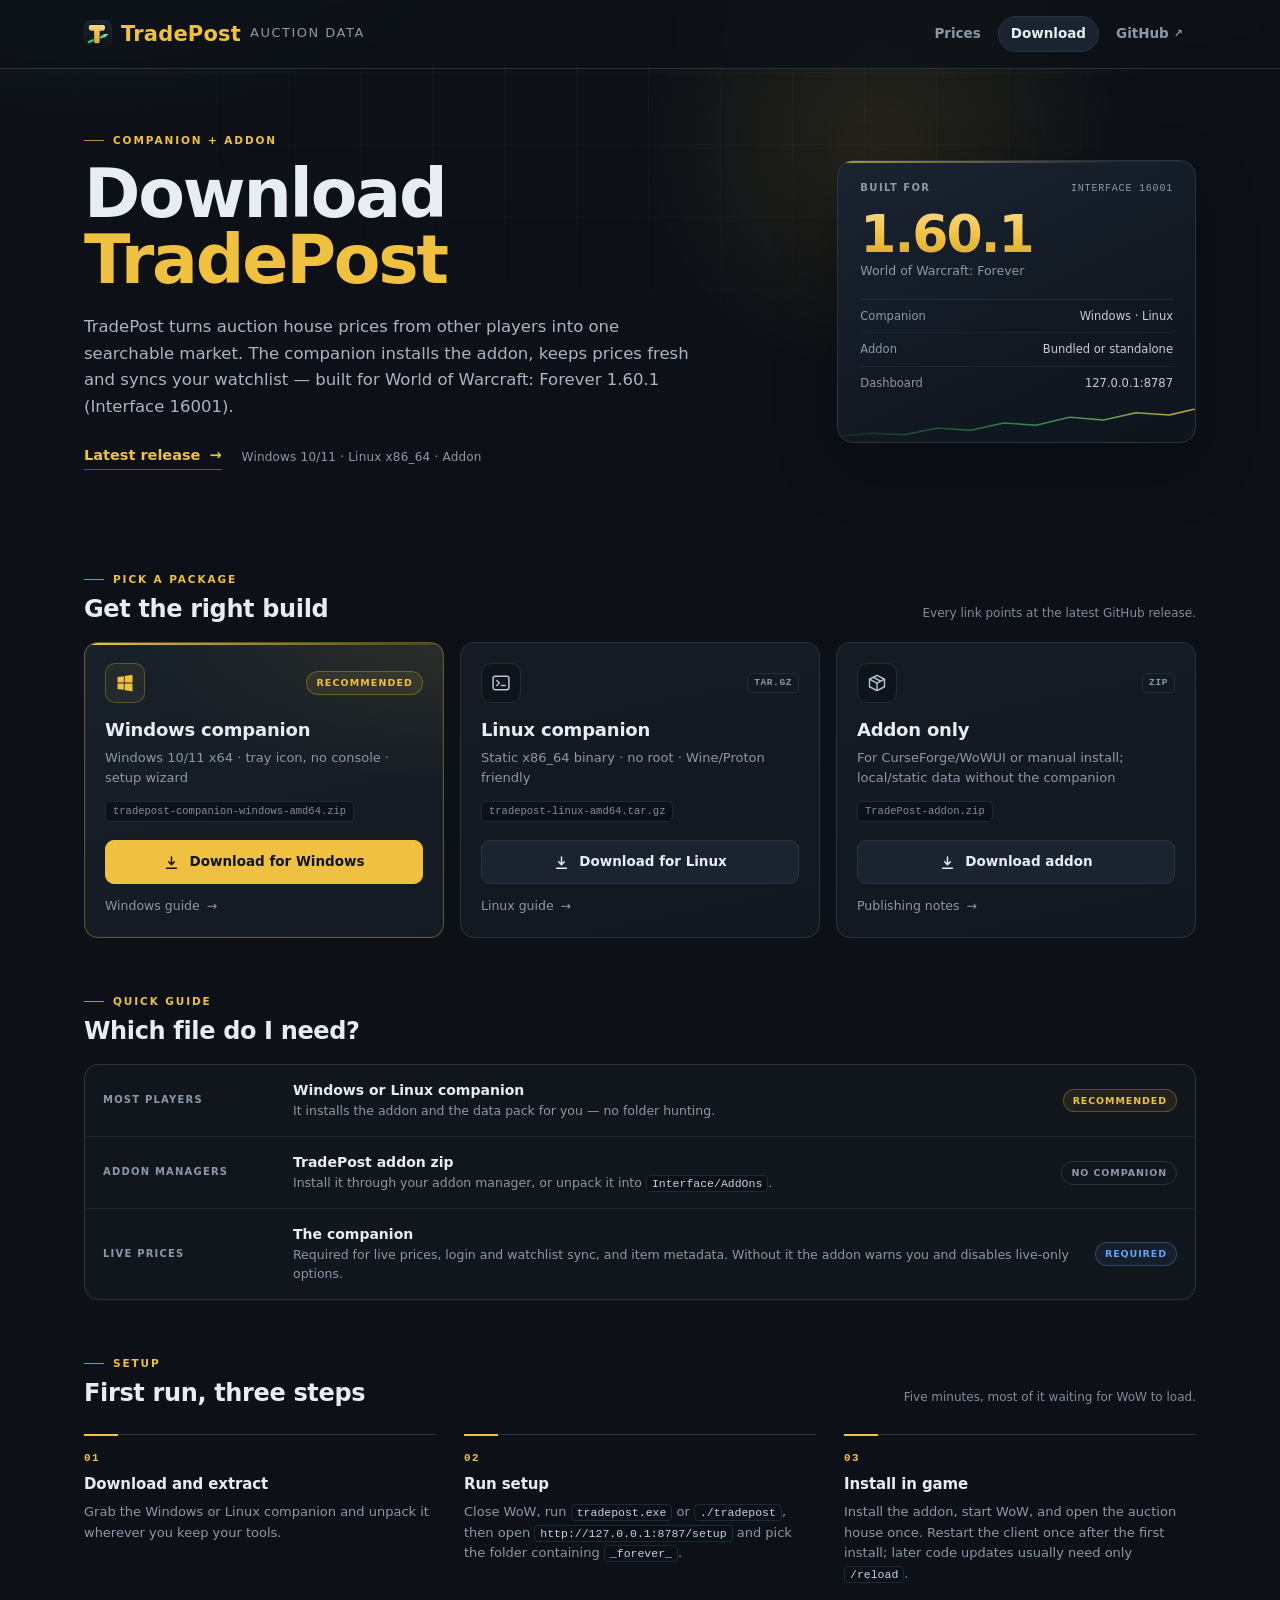
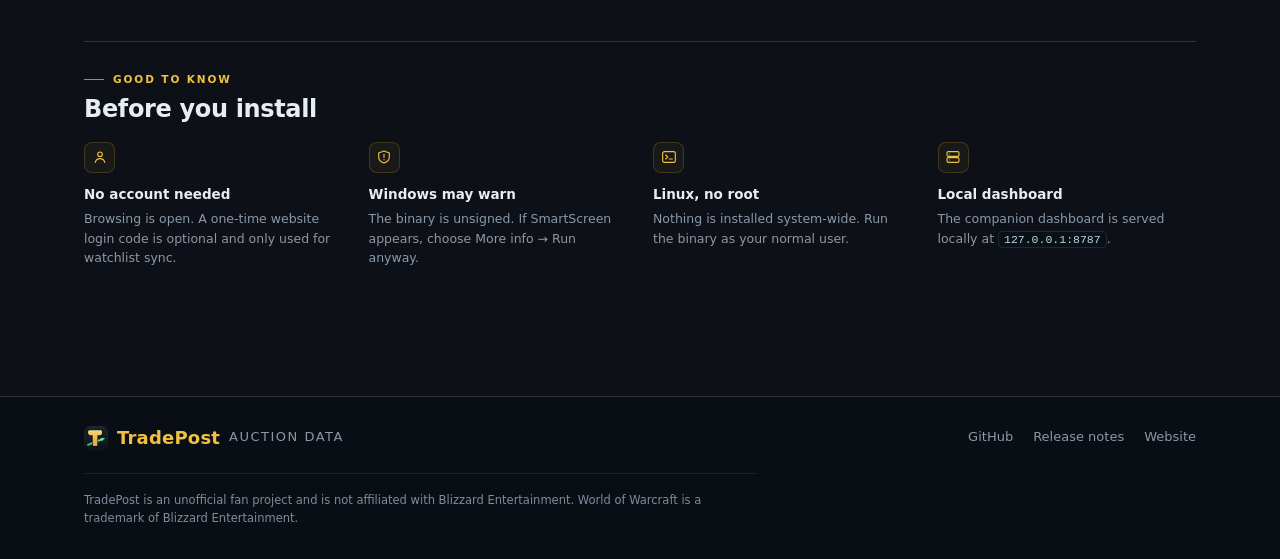
<file: server/internal/api/web/download/index.html>
<!doctype html>
<html lang="en">
<head>
  <meta charset="utf-8">
  <meta name="viewport" content="width=device-width, initial-scale=1">
  <title>Download TradePost — Auction Data</title>
  <meta name="description" content="Download the TradePost companion for Windows or Linux, or the addon on its own. Crowd-sourced auction house prices for World of Warcraft: Forever 1.60.1.">
  <link rel="icon" href="../icon.svg" type="image/svg+xml">
  <link rel="icon" href="../icon-32.png" sizes="32x32" type="image/png">
  <link rel="apple-touch-icon" href="../icon-192.png">
  <meta name="theme-color" content="#0d1117">
  <meta property="og:title" content="Download TradePost — Auction Data">
  <meta property="og:description" content="The companion and addon for crowd-sourced auction house prices in World of Warcraft: Forever.">
  <meta property="og:image" content="https://tradepost.b4b0.de/icon-512.png">
  <meta name="twitter:card" content="summary_large_image">
  <link rel="stylesheet" href="../style.css">
  <link rel="stylesheet" href="download.css">
</head>
<body class="download-page">
  <a class="skip-link" href="#downloads">Skip to downloads</a>

  <header class="dl-header">
    <a class="brand" href="/" aria-label="TradePost home">
      <img class="brand-icon" src="../icon.svg" alt="" width="28" height="28">
      TradePost <span>Auction Data</span>
    </a>
    <nav class="dl-nav" aria-label="Primary">
      <a href="/">Prices</a>
      <a href="/download/" aria-current="page">Download</a>
      <a href="https://github.com/Babo96/tradepost">GitHub <span class="ext" aria-hidden="true">↗</span></a>
    </nav>
  </header>

  <main class="dl-main">
    <section class="dl-hero" aria-labelledby="dl-title">
      <div class="dl-hero-copy">
        <p class="kicker">Companion + addon</p>
        <h1 id="dl-title">Download <span>TradePost</span></h1>
        <p class="lede">
          TradePost turns auction house prices from other players into one searchable market.
          The companion installs the addon, keeps prices fresh and syncs your watchlist — built
          for World of Warcraft: Forever 1.60.1 (Interface 16001).
        </p>
        <p class="hero-actions">
          <a class="release-link" href="https://github.com/Babo96/tradepost/releases/latest"
             aria-label="Latest release on GitHub">
            Latest release <span class="arrow" aria-hidden="true">→</span>
          </a>
          <span class="hero-note">Windows 10/11 · Linux x86_64 · Addon</span>
        </p>
      </div>

      <aside class="hero-panel" aria-label="Compatibility">
        <div class="hero-panel-head">
          <span>Built for</span>
          <span class="mono">Interface 16001</span>
        </div>
        <p class="hero-panel-version">1.60.1</p>
        <p class="hero-panel-sub">World of Warcraft: Forever</p>
        <dl class="hero-panel-facts">
          <div><dt>Companion</dt><dd>Windows · Linux</dd></div>
          <div><dt>Addon</dt><dd>Bundled or standalone</dd></div>
          <div><dt>Dashboard</dt><dd>127.0.0.1:8787</dd></div>
        </dl>
        <svg class="hero-spark" viewBox="0 0 280 52" preserveAspectRatio="none" aria-hidden="true">
          <defs>
            <linearGradient id="spark-line" x1="0" y1="0" x2="1" y2="0">
              <stop offset="0" stop-color="#41b567" stop-opacity=".15"/>
              <stop offset=".55" stop-color="#4ade80" stop-opacity=".7"/>
              <stop offset="1" stop-color="#f0c040"/>
            </linearGradient>
          </defs>
          <path d="M0 44 L26 40 L52 42 L78 33 L104 36 L130 26 L156 29 L182 18 L208 22 L234 12 L260 15 L280 7"
                fill="none" stroke="url(#spark-line)" stroke-width="2" stroke-linejoin="round"/>
        </svg>
      </aside>
    </section>

    <section id="downloads" class="dl-section" aria-labelledby="downloads-title">
      <div class="section-head">
        <div>
          <p class="kicker">Pick a package</p>
          <h2 id="downloads-title">Get the right build</h2>
        </div>
        <p class="section-note">Every link points at the latest GitHub release.</p>
      </div>

      <div class="dl-grid">
        <article class="dl-card is-primary">
          <div class="card-head">
            <span class="card-icon" aria-hidden="true">
              <svg viewBox="0 0 24 24" fill="currentColor">
                <path d="M3 4.9 10.6 3.8v7.7H3V4.9Zm8.6-1.2L21 2v9.5h-9.4V3.7ZM3 12.5h7.6v7.7L3 19.1v-6.6Zm8.6 0H21V22l-9.4-1.3v-8.2Z"/>
              </svg>
            </span>
            <span class="card-badge">Recommended</span>
          </div>
          <h3>Windows companion</h3>
          <p class="card-spec">Windows 10/11 x64 · tray icon, no console · setup wizard</p>
          <span class="card-file">tradepost-companion-windows-amd64.zip</span>
          <div class="card-actions">
            <a class="dl-btn dl-btn-primary"
               href="https://github.com/Babo96/tradepost/releases/latest/download/tradepost-companion-windows-amd64.zip">
              <svg viewBox="0 0 24 24" fill="none" stroke="currentColor" stroke-width="2"
                   stroke-linecap="round" stroke-linejoin="round" aria-hidden="true">
                <path d="M12 4v11m0 0 4-4m-4 4-4-4M5 20h14"/>
              </svg>
              Download for Windows
            </a>
            <a class="card-guide" href="https://github.com/Babo96/tradepost/blob/main/docs/windows.md">
              Windows guide <span aria-hidden="true">→</span>
            </a>
          </div>
        </article>

        <article class="dl-card">
          <div class="card-head">
            <span class="card-icon" aria-hidden="true">
              <svg viewBox="0 0 24 24" fill="none" stroke="currentColor" stroke-width="1.8"
                   stroke-linecap="round" stroke-linejoin="round">
                <rect x="2.5" y="4" width="19" height="16" rx="2.5"/>
                <path d="m7 9 3 3-3 3M12.5 15H17"/>
              </svg>
            </span>
            <span class="card-format">TAR.GZ</span>
          </div>
          <h3>Linux companion</h3>
          <p class="card-spec">Static x86_64 binary · no root · Wine/Proton friendly</p>
          <span class="card-file">tradepost-linux-amd64.tar.gz</span>
          <div class="card-actions">
            <a class="dl-btn"
               href="https://github.com/Babo96/tradepost/releases/latest/download/tradepost-linux-amd64.tar.gz">
              <svg viewBox="0 0 24 24" fill="none" stroke="currentColor" stroke-width="2"
                   stroke-linecap="round" stroke-linejoin="round" aria-hidden="true">
                <path d="M12 4v11m0 0 4-4m-4 4-4-4M5 20h14"/>
              </svg>
              Download for Linux
            </a>
            <a class="card-guide" href="https://github.com/Babo96/tradepost/blob/main/docs/linux.md">
              Linux guide <span aria-hidden="true">→</span>
            </a>
          </div>
        </article>

        <article class="dl-card">
          <div class="card-head">
            <span class="card-icon" aria-hidden="true">
              <svg viewBox="0 0 24 24" fill="none" stroke="currentColor" stroke-width="1.7"
                   stroke-linejoin="round">
                <path d="M12 2.8 21 7.5v9L12 21.2 3 16.5v-9L12 2.8Z"/>
                <path d="m3.4 7.7 8.6 4.5 8.6-4.5M12 12.2v9M7.6 5.1l8.7 4.6"/>
              </svg>
            </span>
            <span class="card-format">ZIP</span>
          </div>
          <h3>Addon only</h3>
          <p class="card-spec">For CurseForge/WoWUI or manual install; local/static data without the companion</p>
          <span class="card-file">TradePost-addon.zip</span>
          <div class="card-actions">
            <a class="dl-btn"
               href="https://github.com/Babo96/tradepost/releases/latest/download/TradePost-addon.zip">
              <svg viewBox="0 0 24 24" fill="none" stroke="currentColor" stroke-width="2"
                   stroke-linecap="round" stroke-linejoin="round" aria-hidden="true">
                <path d="M12 4v11m0 0 4-4m-4 4-4-4M5 20h14"/>
              </svg>
              Download addon
            </a>
            <a class="card-guide" href="https://github.com/Babo96/tradepost/blob/main/docs/publishing.md">
              Publishing notes <span aria-hidden="true">→</span>
            </a>
          </div>
        </article>
      </div>
    </section>

    <section class="dl-section" aria-labelledby="need-title">
      <div class="section-head">
        <div>
          <p class="kicker">Quick guide</p>
          <h2 id="need-title">Which file do I need?</h2>
        </div>
      </div>

      <ul class="need-list">
        <li class="need-row">
          <span class="need-who">Most players</span>
          <div class="need-what">
            <strong>Windows or Linux companion</strong>
            <span>It installs the addon and the data pack for you — no folder hunting.</span>
          </div>
          <span class="need-flag">Recommended</span>
        </li>
        <li class="need-row">
          <span class="need-who">Addon managers</span>
          <div class="need-what">
            <strong>TradePost addon zip</strong>
            <span>Install it through your addon manager, or unpack it into <code>Interface/AddOns</code>.</span>
          </div>
          <span class="need-flag is-quiet">No companion</span>
        </li>
        <li class="need-row">
          <span class="need-who">Live prices</span>
          <div class="need-what">
            <strong>The companion</strong>
            <span>Required for live prices, login and watchlist sync, and item metadata. Without it the addon warns you and disables live-only options.</span>
          </div>
          <span class="need-flag is-required">Required</span>
        </li>
      </ul>
    </section>

    <section class="dl-section" aria-labelledby="first-run-title">
      <div class="section-head">
        <div>
          <p class="kicker">Setup</p>
          <h2 id="first-run-title">First run, three steps</h2>
        </div>
        <p class="section-note">Five minutes, most of it waiting for WoW to load.</p>
      </div>

      <ol class="steps">
        <li>
          <span class="step-num" aria-hidden="true">01</span>
          <div class="step-body">
            <h3>Download and extract</h3>
            <p>Grab the Windows or Linux companion and unpack it wherever you keep your tools.</p>
          </div>
        </li>
        <li>
          <span class="step-num" aria-hidden="true">02</span>
          <div class="step-body">
            <h3>Run setup</h3>
            <p>Close WoW, run <code>tradepost.exe</code> or <code>./tradepost</code>, then open
               <code>http://127.0.0.1:8787/setup</code> and pick the folder containing <code>_forever_</code>.</p>
          </div>
        </li>
        <li>
          <span class="step-num" aria-hidden="true">03</span>
          <div class="step-body">
            <h3>Install in game</h3>
            <p>Install the addon, start WoW, and open the auction house once. Restart the client once
               after the first install; later code updates usually need only <code>/reload</code>.</p>
          </div>
        </li>
      </ol>
    </section>

    <section class="dl-section dl-notes" aria-labelledby="notes-title">
      <div class="section-head">
        <div>
          <p class="kicker">Good to know</p>
          <h2 id="notes-title">Before you install</h2>
        </div>
      </div>

      <ul class="note-grid">
        <li>
          <span class="note-icon" aria-hidden="true">
            <svg viewBox="0 0 24 24" fill="none" stroke="currentColor" stroke-width="1.7"
                 stroke-linecap="round" stroke-linejoin="round">
              <circle cx="12" cy="8" r="3.5"/>
              <path d="M5 20c.8-3.5 3.6-5.5 7-5.5s6.2 2 7 5.5"/>
            </svg>
          </span>
          <h3>No account needed</h3>
          <p>Browsing is open. A one-time website login code is optional and only used for watchlist sync.</p>
        </li>
        <li>
          <span class="note-icon" aria-hidden="true">
            <svg viewBox="0 0 24 24" fill="none" stroke="currentColor" stroke-width="1.7"
                 stroke-linecap="round" stroke-linejoin="round">
              <path d="M12 3 20 6v6c0 4-3.4 7.5-8 9-4.6-1.5-8-5-8-9V6l8-3Z"/>
              <path d="M12 8v4.5M12 16h.01"/>
            </svg>
          </span>
          <h3>Windows may warn</h3>
          <p>The binary is unsigned. If SmartScreen appears, choose More info → Run anyway.</p>
        </li>
        <li>
          <span class="note-icon" aria-hidden="true">
            <svg viewBox="0 0 24 24" fill="none" stroke="currentColor" stroke-width="1.7"
                 stroke-linecap="round" stroke-linejoin="round">
              <rect x="2.5" y="4" width="19" height="16" rx="2.5"/>
              <path d="m7 9 3 3-3 3M12.5 15H17"/>
            </svg>
          </span>
          <h3>Linux, no root</h3>
          <p>Nothing is installed system-wide. Run the binary as your normal user.</p>
        </li>
        <li>
          <span class="note-icon" aria-hidden="true">
            <svg viewBox="0 0 24 24" fill="none" stroke="currentColor" stroke-width="1.7"
                 stroke-linecap="round" stroke-linejoin="round">
              <rect x="3" y="4" width="18" height="7" rx="2"/>
              <rect x="3" y="13" width="18" height="7" rx="2"/>
              <path d="M7 7.5h.01M7 16.5h.01"/>
            </svg>
          </span>
          <h3>Local dashboard</h3>
          <p>The companion dashboard is served locally at <code>127.0.0.1:8787</code>.</p>
        </li>
      </ul>
    </section>
  </main>

  <footer class="dl-footer">
    <div class="footer-inner">
      <div class="footer-top">
        <a class="brand" href="/" aria-label="TradePost home">
          <img class="brand-icon" src="../icon.svg" alt="" width="28" height="28">
          TradePost <span>Auction Data</span>
        </a>
        <nav class="footer-nav" aria-label="Footer">
          <a href="https://github.com/Babo96/tradepost">GitHub</a>
          <a href="https://github.com/Babo96/tradepost/releases/latest">Release notes</a>
          <a href="https://tradepost.b4b0.de">Website</a>
        </nav>
      </div>
      <p class="disclaimer">
        TradePost is an unofficial fan project and is not affiliated with Blizzard Entertainment.
        World of Warcraft is a trademark of Blizzard Entertainment.
      </p>
    </div>
  </footer>
</body>
</html>
</file>
<file: server/internal/api/web/style.css>
:root {
  --bg: #0d1117;
  --panel: #151b23;
  --panel-2: #1b2330;
  --line: #2a3441;
  --text: #e6edf3;
  --muted: #8b98a8;
  --gold: #f0c040;
  --green: #4ade80;
  --red: #f87171;
  --blue: #60a5fa;
}

* { box-sizing: border-box; }

[hidden] { display: none !important; }

body {
  margin: 0;
  min-height: 100vh;
  background: radial-gradient(circle at 20% -10%, #1c2a3a 0, var(--bg) 45%);
  color: var(--text);
  font: 15px/1.45 "Segoe UI", system-ui, sans-serif;
}

header {
  display: flex;
  flex-wrap: wrap;
  gap: 16px;
  align-items: center;
  padding: 18px 24px;
  border-bottom: 1px solid var(--line);
  background: rgba(13, 17, 23, .8);
  backdrop-filter: blur(10px);
  position: sticky;
  top: 0;
  z-index: 10;
}

.brand {
  display: flex;
  align-items: center;
  gap: 9px;
  font-size: 21px;
  font-weight: 700;
  color: var(--gold);
  letter-spacing: .2px;
}
.brand-icon {
  width: 28px;
  height: 28px;
  border-radius: 7px;
  flex: none;
}
.brand span {
  color: var(--muted);
  font-size: 13px;
  font-weight: 500;
  margin-left: 0;
  text-transform: uppercase;
  letter-spacing: 1.5px;
}

.market {
  display: flex;
  align-items: center;
  gap: 8px;
  color: var(--muted);
  font-size: 13px;
}

select, input, button {
  font: inherit;
  color: var(--text);
  background: var(--panel-2);
  border: 1px solid var(--line);
  border-radius: 8px;
}
select { padding: 7px 10px; }
input[type="search"] { padding: 10px 12px; width: 100%; }
button {
  padding: 9px 16px;
  cursor: pointer;
  color: #10151c;
  background: var(--gold);
  border-color: var(--gold);
  font-weight: 650;
}
button:hover { filter: brightness(1.08); }
button:disabled { opacity: .5; cursor: default; }

.meta { margin-left: auto; color: var(--muted); font-size: 13px; }
.live {
  display: inline-flex;
  align-items: center;
  gap: 6px;
  color: var(--muted);
  font-size: 12px;
  white-space: nowrap;
}
.live[hidden] { display: none; }
.live::before {
  content: "";
  width: 6px;
  height: 6px;
  border-radius: 50%;
  background: #4ade80;
  box-shadow: 0 0 6px rgba(74, 222, 128, .7);
}
.auth { display: flex; align-items: center; gap: 10px; font-size: 13px; }
.auth .who { color: var(--gold); font-weight: 600; }

.download-link {
  display: inline-flex;
  align-items: center;
  padding: 7px 13px;
  color: var(--text);
  background: transparent;
  border: 1px solid var(--line);
  border-radius: 999px;
  font-size: 13px;
  font-weight: 600;
  text-decoration: none;
  white-space: nowrap;
  transition: color .15s, border-color .15s, background .15s;
}
.download-link:hover {
  color: var(--gold);
  border-color: rgba(240, 192, 64, .6);
  background: rgba(240, 192, 64, .06);
}
.download-link:focus-visible {
  outline: 2px solid rgba(240, 192, 64, .6);
  outline-offset: 2px;
}

button.ghost {
  background: transparent;
  color: var(--text);
  border-color: var(--line);
}
button.ghost:hover { border-color: var(--gold); color: var(--gold); }

.sync-state { color: #6b7787; font-size: 12px; }
.sync-state.on { color: var(--green); }

dialog {
  width: min(420px, calc(100vw - 32px));
  padding: 22px;
  color: var(--text);
  background: var(--panel);
  border: 1px solid var(--line);
  border-radius: 14px;
  box-shadow: 0 24px 70px rgba(0, 0, 0, .7);
}
dialog::backdrop { background: rgba(2, 6, 12, .72); backdrop-filter: blur(3px); }
dialog h2 { margin: 0 0 8px; color: var(--gold); font-size: 19px; }
dialog p { color: var(--muted); font-size: 13px; }
dialog code { color: var(--text); background: var(--panel-2); padding: 1px 5px; border-radius: 4px; }
#auth-code {
  width: 100%;
  margin: 6px 0 4px;
  padding: 12px 14px;
  font: 600 22px/1 ui-monospace, monospace;
  letter-spacing: 6px;
  text-transform: uppercase;
  text-align: center;
}
#auth-code::placeholder { color: #44505f; letter-spacing: 4px; }
.dialog-actions { display: flex; justify-content: flex-end; gap: 10px; margin-top: 12px; }
dialog .error { min-height: 18px; color: var(--red); margin: 4px 0; }

main {
  display: grid;
  grid-template-columns: minmax(0, 1.35fr) minmax(340px, .9fr);
  gap: 18px;
  padding: 18px 24px 40px;
  max-width: 1500px;
  margin: 0 auto;
}

@media (max-width: 900px) {
  main { grid-template-columns: 1fr; padding: 14px; }
}

.search-panel, .detail {
  background: var(--panel);
  border: 1px solid var(--line);
  border-radius: 14px;
  padding: 16px;
  min-width: 0;
}

#search-form { display: flex; gap: 10px; }

/* ---------- Results toolbar ---------- */

.results-head {
  margin-top: 14px;
  padding-top: 12px;
  border-top: 1px solid var(--line);
}

.results-bar {
  display: flex;
  flex-wrap: wrap;
  align-items: center;
  gap: 8px 14px;
  min-width: 0;
}

.sort-field {
  display: flex;
  align-items: center;
  gap: 8px;
  min-width: 0;
}
.sort-label {
  color: var(--muted);
  font-size: 10px;
  font-weight: 650;
  letter-spacing: .9px;
  text-transform: uppercase;
  white-space: nowrap;
}
.sort-field select {
  padding: 6px 9px;
  font-size: 13px;
  border-radius: 7px;
}
.sort-field select:focus-visible,
.sort-dir button:focus-visible {
  outline: 2px solid rgba(240, 192, 64, .55);
  outline-offset: 2px;
}

.sort-dir {
  display: inline-flex;
  flex: none;
  gap: 2px;
  padding: 2px;
  background: #0e141c;
  border: 1px solid var(--line);
  border-radius: 8px;
}
.sort-dir button {
  padding: 5px 9px;
  border: 0;
  border-radius: 6px;
  background: transparent;
  color: var(--muted);
  font-size: 12px;
  font-weight: 600;
  line-height: 1.3;
  transition: background .15s, color .15s;
}
.sort-dir button:hover {
  filter: none;
  color: var(--gold);
}
.sort-dir button[aria-pressed="true"] {
  background: var(--gold);
  color: #10151c;
  box-shadow: 0 1px 4px rgba(0, 0, 0, .35);
}
.sort-dir button[aria-pressed="true"]:hover { color: #10151c; }

.watch-toggle {
  margin-left: auto;
  color: var(--muted);
  font-size: 13px;
}

.results-meta {
  display: flex;
  flex-wrap: wrap;
  align-items: baseline;
  justify-content: space-between;
  gap: 2px 12px;
  margin-bottom: 10px;
}
.status { color: var(--muted); font-size: 13px; }

.results { max-height: 68vh; overflow: auto; }

/* ---------- Filters ---------- */

.filters {
  margin-top: 14px;
  border: 1px solid var(--line);
  border-radius: 10px;
  background: #10161e;
}

.filters > summary {
  display: flex;
  align-items: center;
  gap: 10px;
  padding: 10px 12px;
  cursor: pointer;
  list-style: none;
  user-select: none;
}
.filters > summary::-webkit-details-marker { display: none; }
.filters > summary:hover .filter-title { color: var(--text); }

.filter-title {
  font-size: 11px;
  font-weight: 650;
  letter-spacing: 1.4px;
  text-transform: uppercase;
  color: var(--muted);
  transition: color .15s;
}
.filter-count {
  padding: 1px 8px;
  border: 1px solid rgba(240, 192, 64, .35);
  border-radius: 999px;
  background: rgba(240, 192, 64, .1);
  color: var(--gold);
  font-size: 11px;
  font-weight: 600;
}
.filter-caret {
  margin-left: auto;
  width: 0;
  height: 0;
  border-left: 5px solid transparent;
  border-right: 5px solid transparent;
  border-top: 6px solid var(--muted);
  transition: transform .18s ease;
}
.filters[open] .filter-caret { transform: rotate(180deg); }

.filter-body {
  padding: 12px;
  border-top: 1px solid var(--line);
  animation: filter-in .16s ease-out;
}
@keyframes filter-in {
  from { opacity: 0; transform: translateY(-3px); }
  to { opacity: 1; transform: none; }
}

.filter-qualities { display: flex; flex-direction: column; gap: 6px; }
.field-label {
  font-size: 11px;
  letter-spacing: .8px;
  text-transform: uppercase;
  color: var(--muted);
}
.quality-list { display: flex; flex-wrap: wrap; gap: 6px; }
.quality-chip {
  display: inline-flex;
  align-items: center;
  gap: 6px;
  padding: 4px 10px;
  border: 1px solid var(--line);
  border-radius: 999px;
  background: var(--panel-2);
  font-size: 12px;
  line-height: 1.4;
  cursor: pointer;
  user-select: none;
  transition: background .15s, border-color .15s, box-shadow .15s;
}
.quality-chip input {
  width: 13px;
  height: 13px;
  margin: 0;
  accent-color: var(--gold);
}
.quality-chip:hover { background: #202a37; }
.quality-chip:has(input:checked) {
  border-color: currentColor;
  background: #1d2733;
  box-shadow: 0 0 0 1px rgba(255, 255, 255, .04) inset;
}
.quality-dot {
  width: 7px;
  height: 7px;
  border-radius: 50%;
  box-shadow: 0 0 5px currentColor;
}

.filter-grid {
  display: grid;
  grid-template-columns: repeat(auto-fit, minmax(150px, 1fr));
  gap: 10px 14px;
  margin-top: 12px;
}

.field {
  display: flex;
  flex-direction: column;
  gap: 5px;
  min-width: 0;
  font-size: 12px;
  color: var(--muted);
}
.field > span:first-child {
  font-size: 10px;
  font-weight: 600;
  letter-spacing: .9px;
  text-transform: uppercase;
  color: var(--muted);
}
.field select,
.field input {
  width: 100%;
  min-width: 0;
  padding: 7px 9px;
  font-size: 13px;
  border-radius: 7px;
}
.field input[type="number"] { font-variant-numeric: tabular-nums; }
.pair-inputs { display: flex; align-items: center; gap: 6px; }
.pair-inputs > span { color: #4a5768; }
.pair-inputs input { width: 100%; }

.inline-check {
  display: flex;
  align-items: center;
  gap: 8px;
  min-height: 34px;
  padding: 7px 9px;
  border: 1px solid var(--line);
  border-radius: 7px;
  background: var(--panel-2);
  font-size: 13px;
  color: var(--text);
  cursor: pointer;
}
.inline-check input { width: 14px; height: 14px; margin: 0; accent-color: var(--gold); }

/* ---------- Stats filter ---------- */

.filter-stats {
  display: flex;
  flex-direction: column;
  gap: 8px;
  margin-top: 14px;
  padding-top: 12px;
  border-top: 1px dashed #222c3a;
}
.filter-stats > .field-label {
  transition: color .15s;
}
.filter-stats.is-active > .field-label {
  color: var(--gold);
}
.filter-stats.is-active > .field-label::after {
  content: "";
  display: inline-block;
  width: 5px;
  height: 5px;
  margin-left: 7px;
  border-radius: 50%;
  background: var(--gold);
  box-shadow: 0 0 6px var(--gold);
  vertical-align: middle;
}

.stats-rows {
  display: flex;
  flex-direction: column;
  gap: 8px;
}

.stat-row {
  display: grid;
  grid-template-columns: minmax(140px, 1.45fr) minmax(130px, 1fr) auto;
  gap: 10px;
  align-items: end;
  padding: 8px 10px;
  border: 1px solid #1c2532;
  border-radius: 9px;
  background: #0e141c;
  transition: border-color .15s, background .15s;
}
.stat-row:hover { border-color: #26313f; }
.stat-row.is-active {
  border-color: rgba(240, 192, 64, .3);
  background: #111823;
}
.stat-row .pair-inputs { min-width: 0; }
.stat-row-key select {
  transition: border-color .15s, color .15s, box-shadow .15s;
}
.stat-row-key select.is-active {
  color: var(--gold);
  border-color: rgba(240, 192, 64, .5);
  box-shadow: 0 0 0 1px rgba(240, 192, 64, .08) inset;
}
.field input:disabled {
  background: #111820;
  border-color: #222c3a;
  color: #566273;
  cursor: not-allowed;
}

.stat-remove {
  display: inline-flex;
  align-items: center;
  justify-content: center;
  width: 30px;
  height: 30px;
  padding: 0;
  margin-bottom: 1px;
  background: transparent;
  border: 1px solid var(--line);
  border-radius: 8px;
  color: var(--muted);
  font-size: 17px;
  font-weight: 500;
  line-height: 1;
  transition: color .15s, border-color .15s, background .15s, transform .12s;
}
.stat-remove:hover {
  color: var(--red);
  border-color: rgba(248, 113, 113, .45);
  background: rgba(248, 113, 113, .08);
  filter: none;
}
.stat-remove:active { transform: scale(.94); }
.stat-remove:focus-visible {
  outline: 2px solid rgba(240, 192, 64, .55);
  outline-offset: 1px;
}

.stats-actions {
  display: flex;
  align-items: center;
  gap: 10px;
  flex-wrap: wrap;
}
.add-stat {
  padding: 6px 12px;
  font-size: 12px;
  border-style: dashed;
  color: var(--muted);
}
.add-stat:hover {
  color: var(--gold);
  border-color: rgba(240, 192, 64, .45);
}
.add-stat:disabled,
.add-stat:disabled:hover {
  opacity: .4;
  cursor: not-allowed;
  color: var(--muted);
  border-color: var(--line);
}
.stats-actions .inline-check { min-height: 32px; padding: 5px 10px; }

.stats-hint {
  margin: 0;
  color: #6b7787;
  font-size: 11px;
  line-height: 1.4;
}

.filter-actions {
  display: flex;
  align-items: center;
  gap: 12px;
  flex-wrap: wrap;
  margin-top: 12px;
}
.filter-actions button { padding: 6px 12px; font-size: 12px; }
.filter-hint { color: #6b7787; font-size: 11px; }

/* ---------- Pager ---------- */

.pager {
  display: flex;
  align-items: center;
  gap: 10px;
  margin: 0 0 8px;
  padding-bottom: 10px;
  border-bottom: 1px solid var(--line);
}
.pager[hidden] { display: none; }
.pager button { padding: 6px 14px; font-size: 12px; }
.page-label {
  margin-left: auto;
  color: var(--text);
  font-size: 12px;
  font-variant-numeric: tabular-nums;
}
.page-of { color: var(--muted); font-size: 11px; font-variant-numeric: tabular-nums; }

/* ---------- Item hover card ---------- */

.item-card {
  position: fixed;
  z-index: 60;
  width: min(320px, calc(100vw - 24px));
  max-height: min(72vh, 560px);
  overflow: auto;
  padding: 12px 14px;
  background: linear-gradient(180deg, #0c131b 0%, #090e14 100%);
  border: 1px solid #334155;
  border-radius: 12px;
  box-shadow: 0 18px 48px rgba(0, 0, 0, .65), 0 1px 0 rgba(255, 255, 255, .04) inset;
  font-size: 12px;
  line-height: 1.5;
  pointer-events: none;
  animation: card-in .12s ease-out;
}
.item-card[hidden] { display: none; }
.item-card.pinned {
  pointer-events: auto;
  border-color: rgba(240, 192, 64, .42);
  box-shadow: 0 18px 48px rgba(0, 0, 0, .7), 0 0 0 1px rgba(240, 192, 64, .1);
}
@keyframes card-in {
  from { opacity: 0; transform: translateY(4px); }
  to { opacity: 1; transform: none; }
}

.card-head { display: flex; align-items: flex-start; gap: 8px; }
.card-name { font-size: 15px; font-weight: 650; line-height: 1.3; }
.card-close {
  flex: none;
  margin-left: auto;
  padding: 0 3px;
  background: none;
  border: 0;
  color: var(--muted);
  font-size: 17px;
  line-height: 1;
}
.card-close:hover { color: var(--gold); }
.card-loading { margin-top: 6px; color: var(--muted); }
.card-sub { margin-top: 2px; color: var(--muted); }
.card-line { margin-top: 3px; color: var(--text); }
.card-line.gold { color: var(--gold); }
.card-line.muted { color: var(--muted); }

.card-stats,
.card-details {
  margin-top: 8px;
  padding-top: 8px;
  border-top: 1px solid #1e2836;
}
.card-stat {
  display: flex;
  justify-content: space-between;
  gap: 16px;
  color: var(--green);
}
.card-stat .stat-label { color: var(--green); }
.card-stat .stat-value { color: var(--green); font-variant-numeric: tabular-nums; }
.card-detail-line {
  display: flex;
  justify-content: space-between;
  gap: 14px;
  color: #c8d2df;
}
.card-detail-line + .card-detail-line { margin-top: 3px; }
.card-detail-line .detail-left { color: inherit; }
.card-detail-line .detail-right {
  flex: none;
  color: var(--text);
  font-variant-numeric: tabular-nums;
}
.card-description {
  margin-top: 8px;
  color: var(--gold);
  font-style: italic;
  opacity: .85;
}
.card-pre {
  max-height: 180px;
  margin: 8px 0 0;
  padding: 8px;
  overflow: auto;
  background: #0a1017;
  border: 1px solid #1e2836;
  border-radius: 6px;
  color: var(--muted);
  font: 11px/1.5 ui-monospace, monospace;
  white-space: pre-wrap;
  word-break: break-word;
}

.card-price {
  display: grid;
  grid-template-columns: repeat(2, minmax(0, 1fr));
  gap: 5px 14px;
  margin-top: 10px;
  padding-top: 8px;
  border-top: 1px solid #1e2836;
}
.card-price > div { display: flex; justify-content: space-between; gap: 8px; }
.card-price span { color: var(--muted); }
.card-price strong {
  color: var(--text);
  font-weight: 600;
  font-variant-numeric: tabular-nums;
}
.card-price .card-price-main strong { color: var(--gold); }
.card-price .card-price-main span { color: var(--gold); opacity: .8; }

/* ---------- Variant selector ---------- */

.variants {
  margin-top: 8px;
  padding-top: 8px;
  border-top: 1px solid #1e2836;
}

.variants-head {
  display: flex;
  align-items: baseline;
  justify-content: space-between;
  gap: 10px;
  margin-bottom: 5px;
  color: var(--muted);
  font-size: 10px;
  font-weight: 650;
  letter-spacing: 1.1px;
  text-transform: uppercase;
}
.variants-count {
  color: #6b7787;
  font-size: 10px;
  font-weight: 500;
  letter-spacing: .3px;
  text-transform: none;
}

.variant-list {
  position: relative;
  display: flex;
  flex-direction: column;
  gap: 3px;
  max-height: 158px;
  padding-bottom: 1px;
  overflow-y: auto;
  overscroll-behavior: contain;
  scrollbar-width: thin;
  scrollbar-color: #334155 transparent;
}
.variant-list.has-more {
  -webkit-mask-image: linear-gradient(to bottom, #000 calc(100% - 18px), transparent);
  mask-image: linear-gradient(to bottom, #000 calc(100% - 18px), transparent);
}

.variant {
  display: grid;
  grid-template-columns: auto minmax(0, 1fr) auto;
  align-items: baseline;
  gap: 8px;
  width: 100%;
  margin: 0;
  padding: 5px 8px;
  border: 1px solid transparent;
  border-radius: 7px;
  background: #0e141c;
  color: var(--text);
  font-size: 12px;
  font-weight: 500;
  line-height: 1.35;
  text-align: left;
}
button.variant { cursor: pointer; }
button.variant:hover {
  filter: none;
  background: #17202b;
  border-color: #2c3a4c;
}
.variant.is-active {
  background: rgba(240, 192, 64, .1);
  border-color: rgba(240, 192, 64, .48);
  box-shadow: inset 2px 0 var(--gold);
}
.variant-level {
  color: var(--muted);
  font-weight: 650;
  white-space: nowrap;
}
.variant.is-active .variant-level { color: var(--gold); }
.variant-price {
  overflow: hidden;
  color: var(--gold);
  font-variant-numeric: tabular-nums;
  text-align: right;
  text-overflow: ellipsis;
  white-space: nowrap;
}
.variant.is-active .variant-price { color: #ffd97a; }
.variant-qty {
  color: var(--muted);
  font-size: 11px;
  font-variant-numeric: tabular-nums;
  text-align: right;
  white-space: nowrap;
}
.variant.is-active .variant-qty { color: var(--text); }
button.variant:focus-visible {
  outline: 2px solid rgba(240, 192, 64, .65);
  outline-offset: 1px;
}

tr.row:focus-visible {
  outline: 2px solid rgba(240, 192, 64, .5);
  outline-offset: -2px;
}

@media (max-width: 900px) {
  .filters { margin-top: 12px; }
  .item-card { max-height: min(60vh, 420px); }
  #auth-area { order: 3; margin-left: auto; }
  .meta { order: 4; flex: 1 1 100%; margin-left: 0; }
}

@media (max-width: 640px) {
  header { gap: 10px 12px; padding: 12px 14px; }
  .brand { font-size: 19px; }
  .brand-icon { width: 24px; height: 24px; }
  .meta { font-size: 12px; }
  .results-head { margin-top: 12px; padding-top: 10px; }
  .results-bar { gap: 8px 10px; }
  .sort-field { flex: 1 1 auto; }
  .sort-field select { flex: 1 1 auto; min-width: 104px; }
  .sort-dir button { padding: 5px 8px; }
  .watch-toggle { margin-left: 0; white-space: nowrap; }
  .results-meta { margin-top: 4px; gap: 2px 8px; }
  .sync-state { font-size: 11px; }
  .status { font-size: 12px; }
  .filter-grid { grid-template-columns: repeat(2, minmax(0, 1fr)); }
  .stat-row {
    grid-template-columns: minmax(0, 1fr) auto;
    grid-template-areas:
      "key key"
      "value remove";
    gap: 8px;
  }
  .stat-row-key { grid-area: key; }
  .stat-row-value { grid-area: value; }
  .stat-remove { grid-area: remove; }
  .stats-actions .inline-check { white-space: normal; }
  .results { max-height: 56vh; }
  .pager { flex-wrap: wrap; }
  .page-label { margin-left: 0; }
  .page-of { margin-left: auto; }
  .item-card { width: min(300px, calc(100vw - 16px)); }
  th:nth-child(4), td:nth-child(4) { display: none; }
}

@media (max-width: 420px) {
  .filter-grid { grid-template-columns: 1fr; }
  .quality-chip { padding: 4px 8px; }
  .item-card { padding: 10px 12px; }
}

table {
  width: 100%;
  border-collapse: collapse;
  font-size: 14px;
}
th {
  text-align: left;
  color: var(--muted);
  font-size: 11px;
  letter-spacing: 1px;
  text-transform: uppercase;
  padding: 8px 8px;
  border-bottom: 1px solid var(--line);
  position: sticky;
  top: 0;
  background: var(--panel);
}
td { padding: 8px; border-bottom: 1px solid #1f2731; vertical-align: middle; }
tr.row { cursor: pointer; }
tr.row:hover { background: var(--panel-2); }
tr.row.active { background: #1e2b3a; box-shadow: inset 3px 0 var(--gold); }

.item-name { font-weight: 600; }
.item-sub { color: var(--muted); font-size: 12px; }
.price { color: var(--gold); white-space: nowrap; font-variant-numeric: tabular-nums; }
.qty, .age { color: var(--muted); white-space: nowrap; }
.num { text-align: right; }

.star {
  background: none;
  border: 0;
  padding: 2px 6px;
  color: #44505f;
  font-size: 17px;
  line-height: 1;
}
.star.on { color: var(--gold); }
.star:hover { color: var(--gold); }

.detail { align-self: start; position: sticky; top: 90px; }
.detail h2 { margin: 0 0 4px; font-size: 20px; }
.detail .key { color: var(--muted); font-family: ui-monospace, monospace; font-size: 12px; }
.detail .current {
  display: flex;
  gap: 18px;
  flex-wrap: wrap;
  margin: 16px 0;
  padding: 12px 14px;
  background: var(--panel-2);
  border: 1px solid var(--line);
  border-radius: 10px;
}
.detail .current strong { display: block; color: var(--gold); font-size: 18px; }
.detail .current span { color: var(--muted); font-size: 12px; }

/* Variant block sits between the current price and the watch button. */
.detail .variants {
  margin: 0 0 14px;
  padding: 0;
  border-top: 0;
}
.detail .variants-head {
  margin-bottom: 6px;
  font-size: 11px;
  letter-spacing: 1.2px;
}
.detail .variants-count { font-size: 11px; }
.detail .variant-list { max-height: 238px; }
.detail .variant {
  padding: 7px 10px;
  font-size: 13px;
}
.detail .variant-qty { font-size: 12px; }

.chart-wrap {
  position: relative;
  margin-top: 14px;
  border: 1px solid var(--line);
  border-radius: 10px;
  padding: 10px;
  background: #10161e;
}
.chart-wrap svg { display: block; width: 100%; height: auto; }
.legend { display: flex; gap: 14px; color: var(--muted); font-size: 12px; margin-bottom: 4px; }
.legend i { display: inline-block; width: 10px; height: 3px; margin-right: 5px; vertical-align: middle; }
.chart-hint { margin-left: auto; color: #6b7787; font-style: italic; }

.chart-hit { fill: transparent; cursor: crosshair; }
.chart-guide {
  stroke: #64748b;
  stroke-width: 1;
  stroke-dasharray: 3 3;
  opacity: 0;
  transition: opacity .1s;
  pointer-events: none;
}
.chart-cursor-max, .chart-cursor-min {
  opacity: 0;
  stroke: #0d1117;
  stroke-width: 2;
  pointer-events: none;
  transition: opacity .1s;
}
.chart-cursor-max { fill: #f0c040; }
.chart-cursor-min { fill: #4ade80; }

.chart-tip {
  position: absolute;
  z-index: 5;
  min-width: 158px;
  padding: 9px 11px;
  background: #0b1016;
  border: 1px solid #334155;
  border-radius: 9px;
  box-shadow: 0 10px 28px rgba(0, 0, 0, .55);
  font-size: 12px;
  pointer-events: none;
}
.chart-tip[hidden] { display: none; }
.chart-tip .tip-time { color: var(--gold); font-weight: 650; margin-bottom: 6px; }
.chart-tip .tip-row { display: flex; justify-content: space-between; gap: 18px; margin-top: 2px; }
.chart-tip .tip-row span { color: var(--muted); }
.chart-tip .tip-row strong { color: var(--text); font-weight: 600; }
.chart-tip .tip-samples { color: #6b7787; margin-top: 6px; }

.detail h3 { font-size: 13px; text-transform: uppercase; letter-spacing: 1px; color: var(--muted); margin: 20px 0 6px; }
.range-tabs { display: flex; gap: 6px; margin: 0 0 8px; }
.range-tabs button {
  padding: 5px 12px;
  font-size: 12px;
  background: var(--panel-2);
  color: var(--muted);
  border-color: var(--line);
}
.range-tabs button.active {
  color: #10151c;
  background: var(--gold);
  border-color: var(--gold);
}
.market-table td { padding: 7px 6px; }
.market-table .best { color: var(--green); font-weight: 700; }

.empty { color: var(--muted); }
.error { color: var(--red); }
.mono { font-family: ui-monospace, monospace; }
</file>
<file: server/internal/api/web/download/download.css>
/* ---------- Downloads page ---------- */

body.download-page {
  background:
    radial-gradient(1100px 560px at 78% -12%, rgba(240, 192, 64, .085), transparent 62%),
    radial-gradient(900px 520px at 6% -8%, #1b2b3c 0, transparent 55%),
    var(--bg);
}

.download-page ::selection {
  color: #fff;
  background: rgba(240, 192, 64, .3);
}

.download-page::before {
  content: "";
  position: fixed;
  inset: 0;
  z-index: 0;
  pointer-events: none;
  background-image:
    linear-gradient(rgba(230, 237, 243, .026) 1px, transparent 1px),
    linear-gradient(90deg, rgba(230, 237, 243, .026) 1px, transparent 1px);
  background-size: 72px 72px;
  -webkit-mask-image: radial-gradient(ellipse 78% 62% at 50% 0%, #000 18%, transparent 76%);
  mask-image: radial-gradient(ellipse 78% 62% at 50% 0%, #000 18%, transparent 76%);
}

.download-page a:focus-visible {
  outline: 2px solid rgba(240, 192, 64, .75);
  outline-offset: 3px;
  border-radius: 6px;
}

.skip-link {
  position: absolute;
  top: -60px;
  left: 16px;
  z-index: 100;
  padding: 9px 16px;
  color: #10151c;
  background: var(--gold);
  border-radius: 8px;
  font-weight: 650;
  text-decoration: none;
}
.skip-link:focus {
  top: 12px;
}

/* ---------- Header ---------- */

.dl-header {
  z-index: 20;
  padding: 16px max(24px, calc((100% - 1112px) / 2));
  gap: 18px;
}

.dl-header .brand,
.dl-footer .brand {
  text-decoration: none;
}

.dl-nav {
  display: flex;
  align-items: center;
  gap: 4px;
  margin-left: auto;
}

.dl-nav a {
  display: inline-flex;
  align-items: center;
  gap: 5px;
  padding: 7px 12px;
  border: 1px solid transparent;
  border-radius: 999px;
  color: var(--muted);
  font-size: 13.5px;
  font-weight: 600;
  text-decoration: none;
  white-space: nowrap;
  transition: color .15s, background .15s, border-color .15s;
}

.dl-nav a:hover {
  color: var(--gold);
  background: rgba(240, 192, 64, .055);
}

.dl-nav a[aria-current="page"] {
  color: var(--text);
  background: var(--panel-2);
  border-color: var(--line);
}

.dl-nav .ext {
  color: #8b98a8;
  font-size: 11px;
}

/* ---------- Shell ---------- */

.dl-main {
  position: relative;
  z-index: 1;
  display: block;
  max-width: 1160px;
  margin: 0 auto;
  padding: 0 24px 64px;
}

#downloads {
  scroll-margin-top: 92px;
}

/* ---------- Hero ---------- */

.dl-hero {
  position: relative;
  display: grid;
  grid-template-columns: minmax(0, 1.4fr) minmax(300px, .72fr);
  gap: 56px;
  align-items: center;
  padding: 64px 0 46px;
}

.dl-hero::before {
  content: "";
  position: absolute;
  top: -150px;
  right: 16px;
  width: min(600px, 70vw);
  height: 440px;
  pointer-events: none;
  background: radial-gradient(circle, rgba(240, 192, 64, .11), transparent 66%);
  filter: blur(12px);
}

.kicker {
  display: flex;
  align-items: center;
  gap: 9px;
  margin: 0 0 13px;
  color: var(--gold);
  font-size: 10.5px;
  font-weight: 700;
  letter-spacing: 1.9px;
  text-transform: uppercase;
}
.kicker::before {
  content: "";
  width: 20px;
  height: 1px;
  flex: none;
  background: var(--gold);
  opacity: .72;
}

.dl-hero h1 {
  margin: 0 0 20px;
  font-size: clamp(44px, 6.2vw, 68px);
  font-weight: 750;
  line-height: .98;
  letter-spacing: -2.2px;
}
.dl-hero h1 span { color: var(--gold); }

.lede {
  max-width: 60ch;
  margin: 0;
  color: #a9b6c5;
  font-size: 16.5px;
  line-height: 1.62;
}

.hero-actions {
  display: flex;
  flex-wrap: wrap;
  align-items: center;
  gap: 16px 20px;
  margin: 24px 0 0;
}

.release-link {
  display: inline-flex;
  align-items: center;
  gap: 9px;
  padding-bottom: 3px;
  color: var(--gold);
  border-bottom: 1px solid rgba(240, 192, 64, .38);
  font-size: 14.5px;
  font-weight: 650;
  text-decoration: none;
  transition: border-color .15s;
}
.release-link:hover { border-bottom-color: var(--gold); }
.release-link .arrow {
  display: inline-block;
  transition: transform .18s ease;
}
.release-link:hover .arrow { transform: translateX(3px); }

.hero-note {
  color: #8b98a8;
  font-size: 12px;
  letter-spacing: .2px;
}

/* ---------- Hero compatibility panel ---------- */

.hero-panel {
  position: relative;
  overflow: hidden;
  min-width: 0;
  padding: 20px 22px 0;
  background: linear-gradient(155deg, #1a2431 0%, #121923 55%, #0f151d 100%);
  border: 1px solid var(--line);
  border-radius: 16px;
  box-shadow:
    0 24px 60px rgba(0, 0, 0, .32),
    0 1px 0 rgba(255, 255, 255, .04) inset;
}
.hero-panel::before {
  content: "";
  position: absolute;
  top: 0;
  left: 0;
  width: 100%;
  height: 2px;
  background: linear-gradient(90deg, var(--gold), rgba(240, 192, 64, 0) 78%);
  opacity: .7;
}

.hero-panel-head {
  display: flex;
  align-items: baseline;
  justify-content: space-between;
  gap: 12px;
  color: var(--muted);
  font-size: 10px;
  font-weight: 650;
  letter-spacing: 1.4px;
  text-transform: uppercase;
}
.hero-panel-head .mono {
  color: #8b98a8;
  font-size: 10px;
  font-weight: 500;
  letter-spacing: .8px;
}

.hero-panel-version {
  margin: 12px 0 2px;
  font-size: 52px;
  font-weight: 750;
  line-height: 1;
  letter-spacing: -2px;
  font-variant-numeric: tabular-nums;
  color: var(--gold);
  background: linear-gradient(180deg, #f8d989 0%, #f0c040 55%, #d9a832 100%);
  -webkit-background-clip: text;
  background-clip: text;
  -webkit-text-fill-color: transparent;
}

.hero-panel-sub {
  margin: 0;
  color: var(--muted);
  font-size: 12.5px;
}

.hero-panel-facts {
  margin: 18px 0 0;
  padding: 0;
  border-top: 1px solid #232d3a;
}
.hero-panel-facts > div {
  display: flex;
  align-items: baseline;
  justify-content: space-between;
  gap: 12px;
  padding: 8px 0;
  border-bottom: 1px solid #1c2531;
  font-size: 11.5px;
}
.hero-panel-facts > div:last-child { border-bottom: 0; }
.hero-panel-facts dt { color: #8b98a8; }
.hero-panel-facts dd {
  margin: 0;
  color: #c3cedb;
  text-align: right;
  font-variant-numeric: tabular-nums;
}

.hero-spark {
  display: block;
  width: calc(100% + 44px);
  height: 38px;
  margin: 4px -22px 0;
  opacity: .85;
}

/* ---------- Sections ---------- */

.dl-section { margin-top: 56px; }

.section-head {
  display: flex;
  flex-wrap: wrap;
  align-items: flex-end;
  justify-content: space-between;
  gap: 12px 24px;
  margin-bottom: 18px;
}
.section-head .kicker { margin-bottom: 8px; }
.section-head h2 {
  margin: 0;
  font-size: 24px;
  font-weight: 700;
  letter-spacing: -.35px;
  line-height: 1.2;
}
.section-note {
  max-width: 40ch;
  margin: 0 0 2px;
  color: #7f8c9d;
  font-size: 12px;
  text-align: right;
}

/* ---------- Download cards ---------- */

.dl-grid {
  display: grid;
  grid-template-columns: repeat(3, minmax(0, 1fr));
  gap: 16px;
}

.dl-card {
  position: relative;
  display: flex;
  flex-direction: column;
  min-width: 0;
  padding: 20px;
  background: linear-gradient(168deg, #151b23 0%, #121820 100%);
  border: 1px solid var(--line);
  border-radius: 14px;
  transition: transform .2s ease, border-color .2s ease, background .2s ease;
}
.dl-card:hover {
  transform: translateY(-2px);
  border-color: #39485a;
}

.dl-card.is-primary {
  overflow: hidden;
  border-color: rgba(240, 192, 64, .34);
  background:
    radial-gradient(420px 190px at 100% 0%, rgba(240, 192, 64, .09), transparent 72%),
    linear-gradient(168deg, #182029 0%, #141a22 100%);
  box-shadow: 0 0 0 1px rgba(240, 192, 64, .035) inset;
}
.dl-card.is-primary::before {
  content: "";
  position: absolute;
  top: 0;
  left: 0;
  width: 100%;
  height: 2px;
  background: linear-gradient(90deg, var(--gold), rgba(240, 192, 64, .12));
}
.dl-card.is-primary:hover { border-color: rgba(240, 192, 64, .55); }

.card-head {
  display: flex;
  align-items: center;
  justify-content: space-between;
  gap: 12px;
  margin-bottom: 15px;
}

.card-icon {
  display: inline-flex;
  align-items: center;
  justify-content: center;
  width: 40px;
  height: 40px;
  flex: none;
  color: #b9c5d3;
  background: #0e141c;
  border: 1px solid #232d3a;
  border-radius: 10px;
}
.card-icon svg { width: 20px; height: 20px; }
.is-primary .card-icon {
  color: var(--gold);
  border-color: rgba(240, 192, 64, .28);
  background: rgba(240, 192, 64, .06);
}

.card-badge,
.card-format {
  white-space: nowrap;
  font-size: 9.5px;
  font-weight: 700;
  letter-spacing: 1.1px;
  text-transform: uppercase;
}
.card-badge {
  padding: 4px 9px;
  color: var(--gold);
  background: rgba(240, 192, 64, .09);
  border: 1px solid rgba(240, 192, 64, .3);
  border-radius: 999px;
}
.card-format {
  padding: 2px 6px;
  color: #8b98a8;
  border: 1px solid #232d3a;
  border-radius: 5px;
  font-family: ui-monospace, monospace;
  letter-spacing: .6px;
}

.dl-card h3 {
  margin: 0 0 7px;
  font-size: 18px;
  font-weight: 650;
  line-height: 1.3;
  letter-spacing: -.2px;
}

.card-spec {
  margin: 0;
  color: var(--muted);
  font-size: 13px;
  line-height: 1.55;
}

.card-file {
  display: inline-block;
  align-self: flex-start;
  justify-self: start;
  max-width: 100%;
  margin-top: 12px;
  padding: 2px 7px;
  color: #7f8c9d;
  background: rgba(10, 16, 23, .8);
  border: 1px solid #202a36;
  border-radius: 5px;
  font: 10.5px/1.5 ui-monospace, monospace;
  overflow-wrap: anywhere;
}

.card-actions {
  margin-top: auto;
  padding-top: 18px;
}

.dl-btn {
  display: flex;
  align-items: center;
  justify-content: center;
  gap: 9px;
  width: 100%;
  padding: 11px 14px;
  color: var(--text);
  background: var(--panel-2);
  border: 1px solid var(--line);
  border-radius: 9px;
  font-size: 13.5px;
  font-weight: 650;
  text-decoration: none;
  transition: background .16s, border-color .16s, color .16s, box-shadow .16s;
}
.dl-btn svg { width: 17px; height: 17px; flex: none; }
.dl-btn:hover {
  color: var(--gold);
  border-color: rgba(240, 192, 64, .55);
  background: rgba(240, 192, 64, .05);
}

.dl-btn-primary {
  color: #10151c;
  background: var(--gold);
  border-color: var(--gold);
}
.dl-btn-primary:hover {
  color: #10151c;
  background: #f5ca55;
  border-color: #f5ca55;
  box-shadow: 0 8px 24px rgba(240, 192, 64, .18);
}

.card-guide {
  display: inline-flex;
  align-items: center;
  gap: 7px;
  margin-top: 11px;
  padding: 2px 0;
  color: var(--muted);
  font-size: 12.5px;
  text-decoration: none;
  transition: color .15s;
}
.card-guide span {
  display: inline-block;
  transition: transform .16s ease;
}
.card-guide:hover { color: var(--gold); }
.card-guide:hover span { transform: translateX(3px); }

/* ---------- Which file ---------- */

.need-list {
  margin: 0;
  padding: 0;
  list-style: none;
  overflow: hidden;
  background: rgba(21, 27, 35, .58);
  border: 1px solid var(--line);
  border-radius: 14px;
}

.need-row {
  display: grid;
  grid-template-columns: 170px minmax(0, 1fr) auto;
  gap: 20px;
  align-items: center;
  padding: 15px 18px;
  transition: background .15s;
}
.need-row + .need-row { border-top: 1px solid #1e2733; }
.need-row:hover { background: rgba(240, 192, 64, .025); }

.need-who {
  color: var(--muted);
  font-size: 10px;
  font-weight: 650;
  letter-spacing: 1.2px;
  text-transform: uppercase;
}

.need-what { min-width: 0; }
.need-what strong {
  display: block;
  color: var(--text);
  font-size: 14px;
  font-weight: 600;
}
.need-what > span {
  display: block;
  margin-top: 2px;
  color: var(--muted);
  font-size: 12.5px;
  line-height: 1.5;
}

.need-flag {
  padding: 4px 9px;
  color: var(--gold);
  background: rgba(240, 192, 64, .08);
  border: 1px solid rgba(240, 192, 64, .28);
  border-radius: 999px;
  font-size: 9.5px;
  font-weight: 700;
  letter-spacing: .9px;
  text-transform: uppercase;
  white-space: nowrap;
}
.need-flag.is-quiet {
  color: #8b98a8;
  background: transparent;
  border-color: var(--line);
}
.need-flag.is-required {
  color: var(--blue);
  background: rgba(96, 165, 250, .07);
  border-color: rgba(96, 165, 250, .3);
}

.download-page code {
  padding: 1px 5px;
  color: #c8d2df;
  background: #0a1017;
  border: 1px solid #1f2936;
  border-radius: 4px;
  font: 11.5px/1.5 ui-monospace, monospace;
  overflow-wrap: anywhere;
}

/* ---------- First run ---------- */

.steps {
  display: grid;
  grid-template-columns: repeat(3, minmax(0, 1fr));
  gap: 28px;
  margin: 26px 0 0;
  padding: 0;
  list-style: none;
}

.steps li {
  position: relative;
  min-width: 0;
  padding-top: 18px;
  border-top: 1px solid var(--line);
}
.steps li::before {
  content: "";
  position: absolute;
  top: -1px;
  left: 0;
  width: 34px;
  height: 2px;
  background: var(--gold);
}

.step-num {
  display: block;
  margin-bottom: 10px;
  color: var(--gold);
  font: 700 11px/1 ui-monospace, monospace;
  letter-spacing: 1.4px;
}

.step-body h3 {
  margin: 0 0 6px;
  font-size: 15px;
  font-weight: 650;
  letter-spacing: -.1px;
}
.step-body p {
  margin: 0;
  color: var(--muted);
  font-size: 13px;
  line-height: 1.6;
}

/* ---------- Notes ---------- */

.dl-notes {
  padding-top: 30px;
  border-top: 1px solid var(--line);
}

.note-grid {
  display: grid;
  grid-template-columns: repeat(4, minmax(0, 1fr));
  gap: 26px;
  margin: 4px 0 0;
  padding: 0;
  list-style: none;
}

.note-icon {
  display: inline-flex;
  align-items: center;
  justify-content: center;
  width: 31px;
  height: 31px;
  margin-bottom: 12px;
  color: var(--gold);
  background: rgba(240, 192, 64, .05);
  border: 1px solid rgba(240, 192, 64, .18);
  border-radius: 8px;
}
.note-icon svg { width: 16px; height: 16px; }

.note-grid h3 {
  margin: 0 0 5px;
  font-size: 13.5px;
  font-weight: 650;
}
.note-grid p {
  margin: 0;
  color: var(--muted);
  font-size: 12.5px;
  line-height: 1.55;
}

/* ---------- Footer ---------- */

.dl-footer {
  position: relative;
  z-index: 1;
  margin-top: 64px;
  background: rgba(9, 14, 20, .62);
  border-top: 1px solid var(--line);
}

.footer-inner {
  max-width: 1160px;
  margin: 0 auto;
  padding: 28px 24px 32px;
}

.footer-top {
  display: flex;
  flex-wrap: wrap;
  align-items: center;
  justify-content: space-between;
  gap: 16px 28px;
}
.dl-footer .brand { font-size: 18px; }
.dl-footer .brand-icon { width: 24px; height: 24px; }

.footer-nav {
  display: flex;
  flex-wrap: wrap;
  gap: 8px 20px;
}
.footer-nav a {
  color: var(--muted);
  font-size: 13px;
  text-decoration: none;
  transition: color .15s;
}
.footer-nav a:hover { color: var(--gold); }

.disclaimer {
  max-width: 92ch;
  margin: 22px 0 0;
  padding-top: 18px;
  color: #7f8c9d;
  border-top: 1px solid #1a222d;
  font-size: 11.5px;
  line-height: 1.55;
}

/* ---------- Motion ---------- */

@keyframes dl-rise {
  from { opacity: 0; transform: translateY(16px); }
  to { opacity: 1; transform: none; }
}
@keyframes dl-fade {
  from { opacity: 0; transform: translateY(10px); }
  to { opacity: 1; transform: none; }
}

.dl-hero-copy > * {
  animation: dl-rise .55s cubic-bezier(.2, .7, .2, 1) backwards;
}
.dl-hero-copy > :nth-child(1) { animation-delay: .03s; }
.dl-hero-copy > :nth-child(2) { animation-delay: .09s; }
.dl-hero-copy > :nth-child(3) { animation-delay: .15s; }
.dl-hero-copy > :nth-child(4) { animation-delay: .21s; }

.hero-panel { animation: dl-fade .65s .18s cubic-bezier(.2, .7, .2, 1) backwards; }

.dl-card { animation: dl-rise .55s cubic-bezier(.2, .7, .2, 1) backwards; }
.dl-card:nth-child(1) { animation-delay: .24s; }
.dl-card:nth-child(2) { animation-delay: .31s; }
.dl-card:nth-child(3) { animation-delay: .38s; }

@media (prefers-reduced-motion: reduce) {
  .download-page *,
  .download-page *::before,
  .download-page *::after {
    animation-duration: .01ms !important;
    animation-delay: 0ms !important;
    animation-iteration-count: 1 !important;
    transition-duration: .01ms !important;
  }
}

/* ---------- Responsive ---------- */

@media (max-width: 960px) {
  .dl-grid { grid-template-columns: 1fr; }

  .dl-card {
    display: grid;
    grid-template-columns: minmax(0, 1fr) minmax(210px, 260px);
    column-gap: 30px;
    align-items: center;
  }
  .card-head,
  .dl-card h3,
  .card-spec,
  .card-file { grid-column: 1; }
  .card-head { margin-bottom: 11px; }
  .card-actions {
    grid-column: 2;
    grid-row: 1 / span 4;
    align-self: center;
    margin-top: 0;
    padding-top: 0;
  }
  .card-guide { display: flex; justify-content: center; }
}

@media (max-width: 860px) {
  .dl-hero {
    grid-template-columns: 1fr;
    gap: 30px;
    padding: 46px 0 38px;
  }
  .hero-panel { max-width: none; }
  .note-grid { grid-template-columns: repeat(2, minmax(0, 1fr)); }
}

@media (min-width: 561px) and (max-width: 860px) {
  .hero-panel-facts {
    display: grid;
    grid-template-columns: repeat(3, minmax(0, 1fr));
    gap: 0 20px;
  }
  .hero-panel-facts > div {
    display: block;
    padding: 10px 0 4px;
    border-bottom: 0;
  }
  .hero-panel-facts dt { margin-bottom: 3px; }
  .hero-panel-facts dd { text-align: left; }
  .hero-spark { height: 34px; margin-top: 10px; }
}

@media (max-width: 720px) {
  .dl-header {
    padding: 12px 16px;
    gap: 11px;
  }
  .dl-nav {
    width: 100%;
    margin-left: 0;
    padding-top: 10px;
    border-top: 1px solid #1a222d;
    justify-content: space-between;
  }
  .dl-nav a { padding: 6px 9px; font-size: 13px; }

  .dl-main { padding: 0 16px 48px; }

  .dl-card {
    display: flex;
    flex-direction: column;
    align-items: stretch;
    padding: 18px;
  }
  .card-actions {
    margin-top: auto;
    padding-top: 18px;
  }
  .card-guide { display: inline-flex; justify-content: flex-start; }

  .need-row {
    grid-template-columns: minmax(0, 1fr) auto;
    gap: 8px 14px;
    padding: 14px 15px;
  }
  .need-who { grid-column: 1; grid-row: 1; }
  .need-flag { grid-column: 2; grid-row: 1; justify-self: end; }
  .need-what { grid-column: 1 / -1; grid-row: 2; }

  .steps {
    grid-template-columns: 1fr;
    gap: 22px;
  }

  .dl-section { margin-top: 44px; }
  .section-note { text-align: left; }
  .dl-footer { margin-top: 48px; }
  .footer-inner { padding: 24px 16px 28px; }
}

@media (max-width: 560px) {
  .dl-hero h1 { letter-spacing: -1.6px; }
  .lede { font-size: 15.5px; }
  .hero-actions { gap: 12px 16px; }
  .hero-panel { max-width: none; padding: 18px 18px 0; }
  .hero-spark { width: calc(100% + 36px); margin-left: -18px; margin-right: -18px; }
  .note-grid { grid-template-columns: 1fr; gap: 20px; }
  .section-head h2 { font-size: 22px; }
  .footer-top { align-items: flex-start; }
  .disclaimer { margin-top: 18px; }
}

@media (max-width: 400px) {
  .dl-nav { gap: 0; }
  .dl-nav a { padding: 6px 7px; }
  .brand span { letter-spacing: 1px; }
  .hero-panel-version { font-size: 46px; }
}
</file>
